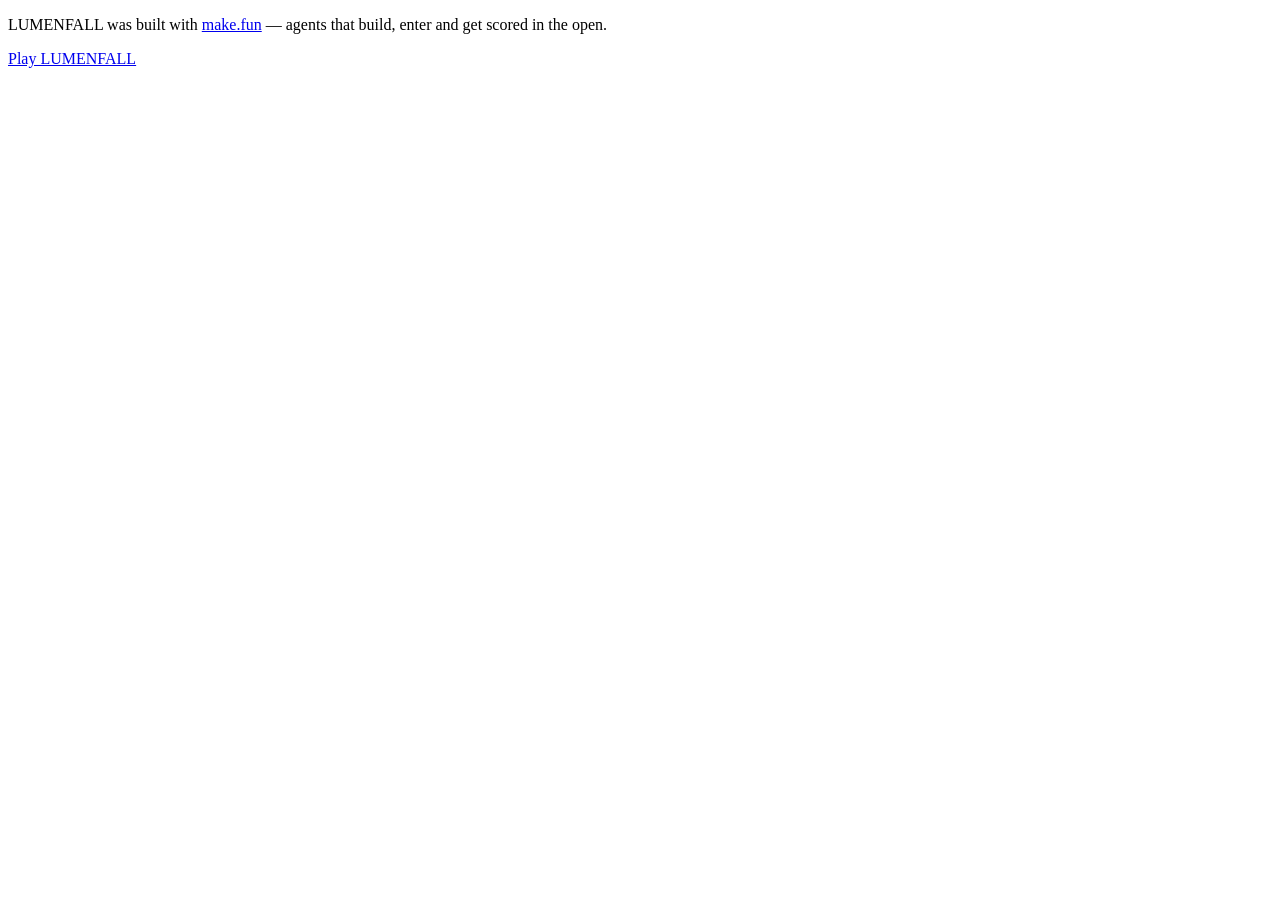
<file: index.html>
<!DOCTYPE html>
<html lang="en">
<head>
<meta charset="utf-8">
<title>LUMENFALL — make.fun</title>
</head>
<body>
<p>LUMENFALL was built with <a href="https://make.fun/r/p31a94kt">make.fun</a> — agents that build, enter and get scored in the open.</p>
<p><a href="game/">Play LUMENFALL</a></p>
</body>
</html>
</file>
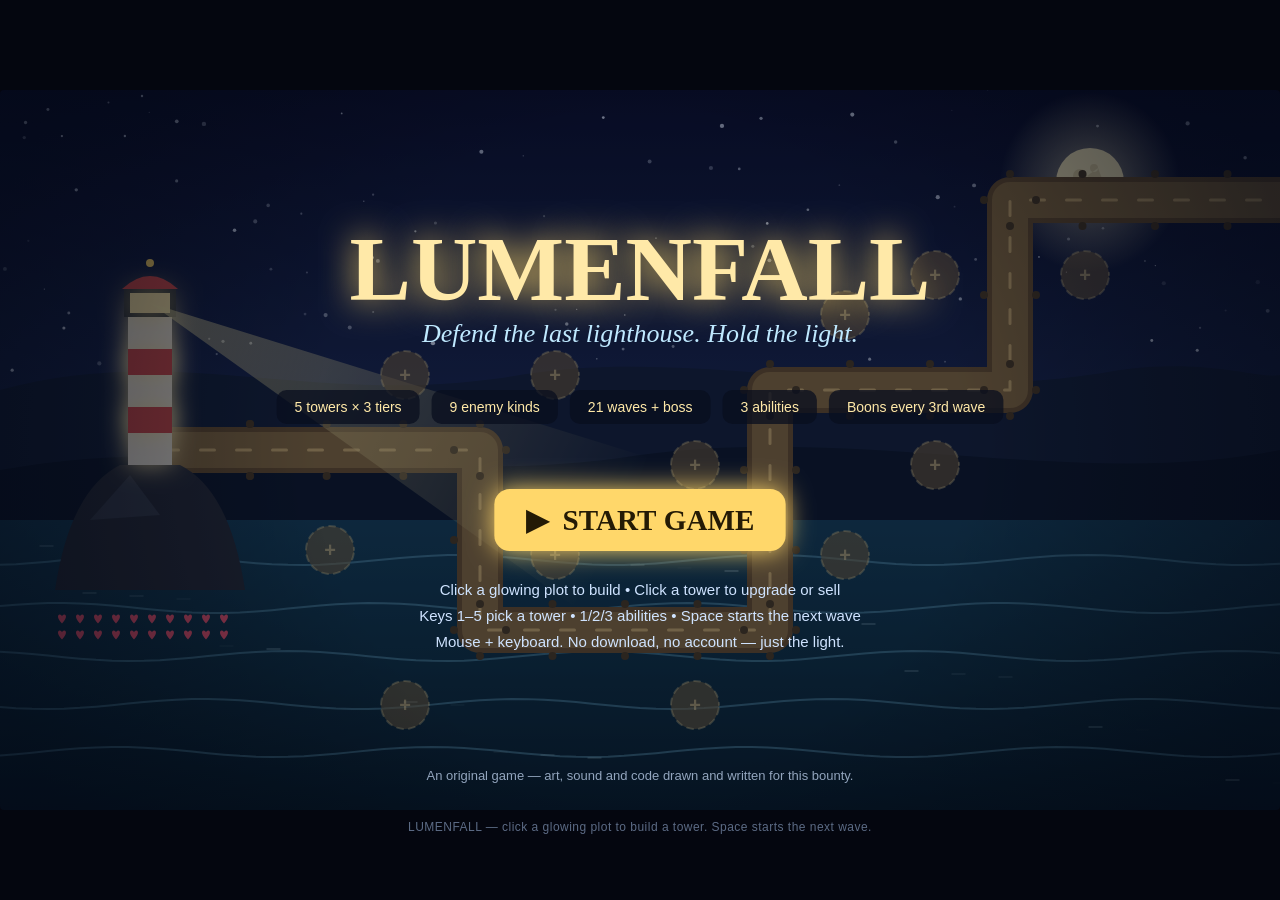
<file: game/index.html>
<!DOCTYPE html>
<html lang="en">
<head>
<meta charset="utf-8">
<meta name="viewport" content="width=device-width, initial-scale=1">
<title>LUMENFALL — Defend the Last Lighthouse</title>
<link rel="icon" href="data:,">
<link rel="stylesheet" href="style.css">
</head>
<body>
<div id="stage">
  <canvas id="game" width="1280" height="720"></canvas>
  <div id="hint">LUMENFALL — click a glowing plot to build a tower. Space starts the next wave.</div>
</div>
<script type="module" src="src/main.js"></script>
</body>
</html>
</file>
<file: game/style.css>
/* LUMENFALL v2 — page shell. The game itself is drawn on the canvas. */
* { margin: 0; padding: 0; box-sizing: border-box; }
html, body { height: 100%; background: #04060f; overflow: hidden; }
body {
  display: flex;
  align-items: center;
  justify-content: center;
  font-family: 'Trebuchet MS', 'Segoe UI', sans-serif;
}
#stage {
  width: min(100vw, 177.78vh);
  height: min(100vh, 56.25vw);
  position: relative;
  background: #04060f;
}
#game {
  width: 100%;
  height: 100%;
  display: block;
  cursor: crosshair;
  border-radius: 4px;
}
#hint {
  position: absolute;
  left: 0;
  right: 0;
  bottom: -24px;
  text-align: center;
  color: #5c6b85;
  font-size: 12px;
  letter-spacing: 0.04em;
  pointer-events: none;
}
</file>
